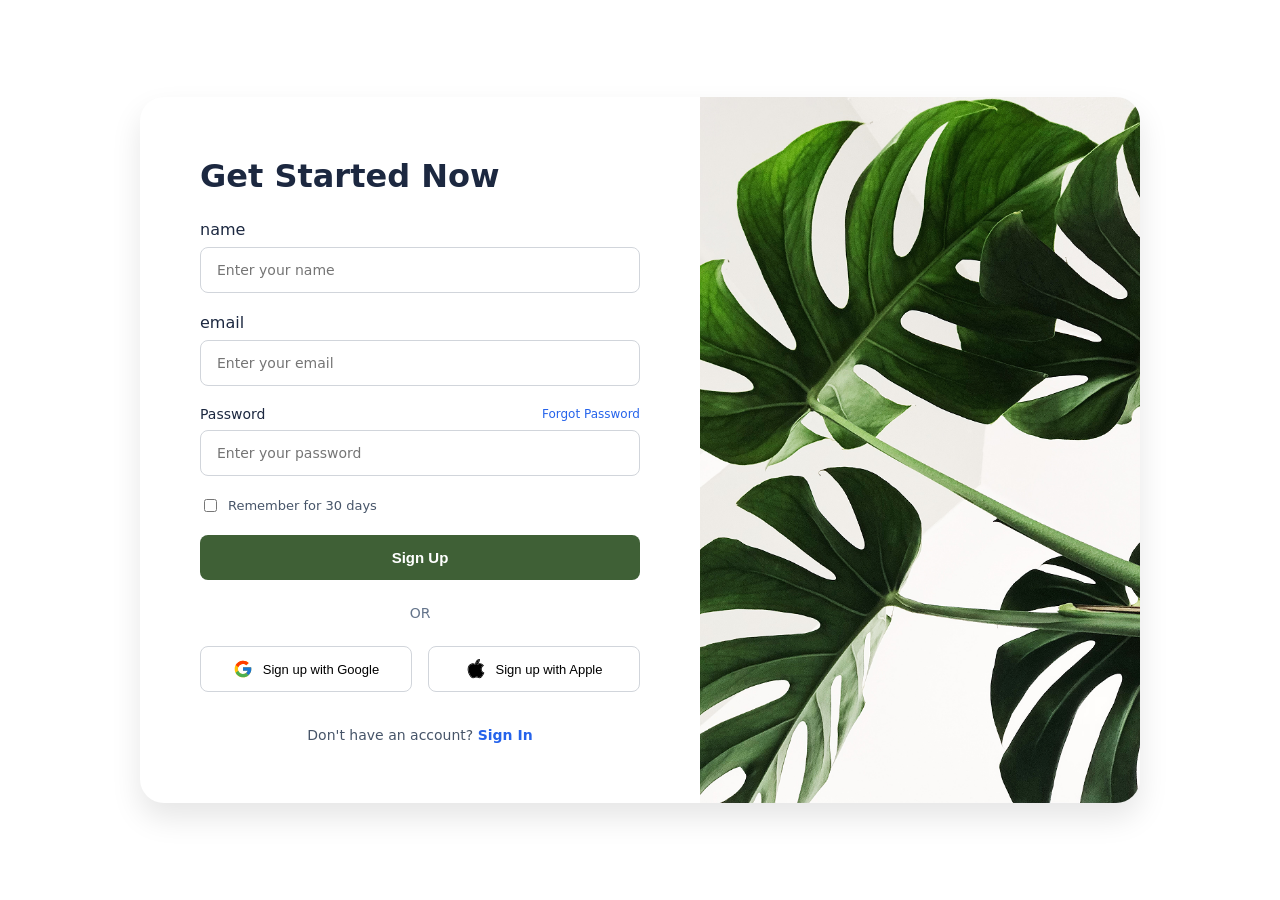
<file: figma_html/index.html>
<!doctype html>
<html lang="en">
  <head>
    <meta charset="UTF-8" />
    <meta name="viewport" content="width=device-width, initial-scale=1.0" />
    <title>Document</title>
    <link rel="stylesheet" href="styles.css" />
  </head>
  <body>
    <div class="signup">
      <div class="images-mobile">
        <img src="images/background_auth-mobile.png" alt="signup" />
      </div>
      <div class="content">
        <div class="title">Get Started Now</div>
        <div class="form">
          <div class="input-group">
            <div>name</div>
            <input type="text" placeholder="Enter your name" />
          </div>
          <div class="input-group">
            <div>email</div>
            <input type="text" placeholder="Enter your email" />
          </div>
          <div class="input-group">
            <div class="label-row">
              <div>password</div>
              <a href="#" class="forgot-pass">forgot password</a>
            </div>
            <input type="password" placeholder="Enter your password" />
          </div>
          <div class="checkbox-group">
            <input type="checkbox" id="terms" />
            <label for="terms">Remember for 30 days</label>
          </div>
          <div class="button-group">
            <button>sign up</button>
          </div>
          <div class="divider">or</div>

          <div class="social-login">
            <button class="btn-social">
              <img src="images/icon_google.svg" alt="google" />
              <span>Sign up with Google</span>
            </button>
            <button class="btn-social">
              <img src="images/icon_apple.svg" alt="apple" />
              <span>Sign up with Apple</span>
            </button>
          </div>

          <div class="footer-text">
            Don't have an account?
            <a href="login.html">Sign In</a>
          </div>
        </div>
      </div>
      <div class="images">
        <img src="images/background_auth.png" alt="signup" />
      </div>
    </div>
  </body>
</html>
</file>
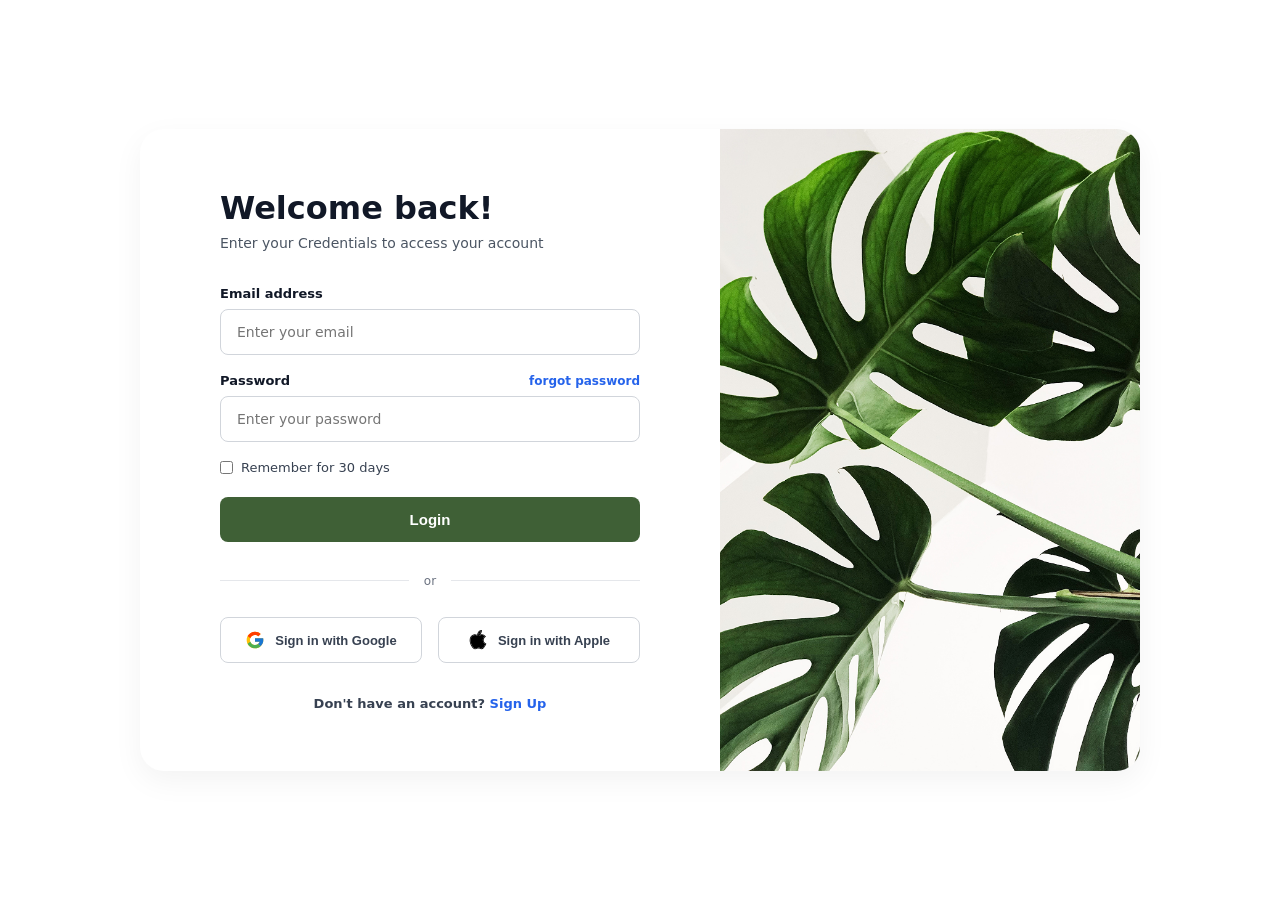
<file: figma_html/login.html>
<!doctype html>
<html lang="en">
  <head>
    <meta charset="UTF-8" />
    <meta name="viewport" content="width=device-width, initial-scale=1.0" />
    <title>Login</title>
    <link rel="stylesheet" href="styles-login.css" />
  </head>
  <body>
    <div class="login-container">
      <div class="images-mobile">
        <img src="images/background_auth-mobile.png" alt="signup" />
      </div>
      <div class="content">
        <div class="title">Welcome back!</div>
        <div class="subtitle">
          Enter your Credentials to access your account
        </div>
        <div class="form">
          <div class="input-group">
            <label>Email address</label>
            <input type="email" placeholder="Enter your email" />
          </div>
          <div class="input-group">
            <div class="label-row">
              <label>Password</label>
              <a href="#" class="forgot-pass">forgot password</a>
            </div>
            <input type="password" placeholder="Enter your password" />
          </div>
          <div class="checkbox-group">
            <input type="checkbox" id="remember" />
            <label for="remember">Remember for 30 days</label>
          </div>
          <div class="button-group">
            <button class="btn-login">Login</button>
          </div>
          <div class="divider">
            <span>or</span>
          </div>
          <div class="social-login">
            <button class="btn-social">
              <img src="images/icon_google.svg" alt="Google" />
              Sign in with Google
            </button>
            <button class="btn-social">
              <img src="images/icon_apple.svg" alt="Apple" />
              Sign in with Apple
            </button>
          </div>
          <div class="footer-text">
            Don't have an account? <a href="index.html">Sign Up</a>
          </div>
        </div>
      </div>
      <div class="images">
        <img src="images/background_auth.png" alt="Plant background" />
      </div>
    </div>
  </body>
</html>
</file>
<file: figma_html/styles.css>
body {
  margin: 0;
  color: #1c2840;
  font-family: system-ui, sans-serif;
  display: flex;
  justify-content: center;
  align-items: center;
  min-height: 100vh;
}
.signup {
  display: flex;
  background-color: white;
  width: 1000px;
  max-width: 100%;
  border-radius: 24px;
  overflow: hidden;
  box-shadow: 0 15px 30px rgba(0, 0, 0, 0.1);
}

.content {
  flex: 1;
  padding: 60px;
  display: flex;
  flex-direction: column;
  justify-content: center;
}

.images {
  flex: 1;
}

.images img {
  width: 100%;
  height: 100%;
  object-fit: cover;
}
.title {
  font-size: 32px;
  font-weight: 600;
  margin-bottom: 25px;
}

.form {
  display: flex;
  flex-direction: column;
  gap: 20px;
}

.input-group {
  display: flex;
  flex-direction: column;
  gap: 8px;
}
.input-group > div {
  display: flex;
  justify-content: space-between;
  align-items: center;
}
.label-row div {
  text-transform: capitalize;
  font-weight: 500;
  font-size: 14px;
}
.input-group input {
  width: 100%;
  padding: 14px 16px;
  border: 1px solid #d1d5db;
  border-radius: 8px;
  font-size: 14px;
  outline: none;
  box-sizing: border-box;
  transition: all 0.2s ease;
  font-family: inherit;
}
.input-group input:focus {
  border-color: #2563eb;
  box-shadow: 0 0 0 3px rgba(37, 99, 235, 0.15);
}
.checkbox-group {
  display: flex;
  align-items: center;
  gap: 8px;
  font-size: 13px;
  color: #475569;
}
.label-row {
  display: flex;
  justify-content: space-between;
  align-items: center;
}
.forgot-pass {
  font-size: 12px;
  text-decoration: none;
  font-weight: 500;
  color: #2563eb;
  text-transform: capitalize;
}
.button-group button {
  width: 100%;
  padding: 14px;
  background-color: #3f6036;
  color: white;
  border: none;
  border-radius: 8px;
  font-weight: 600;
  font-size: 15px;
  cursor: pointer;
  text-transform: capitalize;
  transition: all 0.2s ease;
}
.button-group button:hover {
  background-color: #2e4727;
  transform: translateY(-1px);
}
.divider {
  text-align: center;
  color: #64748b;
  font-size: 14px;
  margin: 5px 0;
  text-transform: uppercase;
}
.social-login {
  display: flex;
  gap: 16px;
}
.btn-social {
  flex: 1;
  padding: 12px;
  background-color: white;
  border: 1px solid #d1d5db;
  border-radius: 8px;
  font-weight: 500;
  font-size: 13px;
  cursor: pointer;
  display: flex;
  align-items: center;
  justify-content: center;
  gap: 10px;
  transition: all 0.2s ease;
}
.btn-social img {
  width: 20px;
  height: 20px;
}
.btn-social:hover {
  background-color: #f8fafc;
  border-color: #94a3b8;
}
.footer-text {
  text-align: center;
  font-size: 14px;
  color: #475569;
  margin-top: 15px;
}
.footer-text a {
  color: #2563eb;
  text-decoration: none;
  font-weight: 600;
}
a:hover {
  text-decoration: underline;
}
{
  box-sizing: border-box;
}
.images-mobile {
  display: none;
}
@media (max-width: 768px) {
  .social-login {
    flex-direction: column;
  }
  .images {
    display: none;
  }
  .content{
    padding: 20px;
  }
  .signup{
    flex-direction: column;
  }
  .images-mobile {
  display: block;
  }
}
</file>
<file: figma_html/styles-login.css>
* {
  box-sizing: border-box;
  margin: 0;
  padding: 0;
}

body {
  color: #111827;
  font-family:
    system-ui,
    -apple-system,
    sans-serif;
  display: flex;
  justify-content: center;
  align-items: center;
  min-height: 100vh;
}
.login-container {
  display: flex;
  background-color: #ffffff;
  width: 1000px;
  max-width: 100%;
  border-radius: 24px;
  box-shadow: 0 10px 30px rgba(0, 0, 0, 0.05);
  overflow: hidden;
}
.content {
  flex: 1;
  padding: 60px 80px;
  display: flex;
  flex-direction: column;
  justify-content: center;
}

.images {
  flex: 1;
}

.images img {
  width: 100%;
  height: 100%;
  object-fit: cover;
}
.title {
  font-size: 32px;
  font-weight: 700;
  margin-bottom: 8px;
}
.subtitle {
  font-size: 14px;
  color: #4b5563;
  margin-bottom: 35px;
}
.form {
  display: flex;
  flex-direction: column;
  gap: 18px;
}
.input-group label {
  display: block;
  font-size: 13px;
  font-weight: 600;
  margin-bottom: 8px;
}
.label-row {
  display: flex;
  justify-content: space-between;
  align-items: center;
  margin-bottom: 8px;
}
.label-row label {
  margin-bottom: 0;
}
.forgot-pass {
  font-size: 12px;
  color: #2563eb;
  text-decoration: none;
  font-weight: 600;
}
.forgot-pass:hover {
  text-decoration: underline;
}
.input-group input {
  width: 100%;
  padding: 14px 16px;
  border: 1px solid #d1d5db;
  border-radius: 8px;
  font-size: 14px;
  outline: none;
  font-family: inherit;
  transition: all 0.2s ease;
}
.input-group input:focus {
  border-color: #3f6036;
  box-shadow: 0 0 0 3px rgba(63, 96, 54, 0.1);
}
.checkbox-group {
  display: flex;
  align-items: center;
  gap: 8px;
  font-size: 13px;
  font-weight: 500;
  color: #374151;
  margin-bottom: 4px;
}
.btn-login {
  width: 100%;
  padding: 14px;
  background-color: #3f6036;
  color: white;
  border: none;
  border-radius: 8px;
  font-weight: 600;
  font-size: 15px;
  cursor: pointer;
  transition: all 0.2s ease;
}
.btn-login:hover {
  background-color: #2e4727;
  transform: translateY(-1px);
}
.divider {
  text-align: center;
  position: relative;
  margin: 10px 0;
}
.divider::before {
  content: "";
  position: absolute;
  top: 50%;
  left: 0;
  right: 0;
  height: 1px;
  background: #e5e7eb;
  z-index: 1;
}
.divider span {
  position: relative;
  background: #ffffff;
  padding: 0 15px;
  color: #6b7280;
  font-size: 12px;
  font-weight: 500;
  z-index: 2;
}
.social-login {
  display: flex;
  gap: 16px;
}
.btn-social {
  flex: 1;
  display: flex;
  align-items: center;
  justify-content: center;
  gap: 10px;
  padding: 12px;
  background-color: white;
  border: 1px solid #d1d5db;
  border-radius: 8px;
  font-weight: 600;
  font-size: 13px;
  color: #374151;
  cursor: pointer;
  transition: all 0.2s ease;
}
.btn-social img {
  width: 20px;
  height: 20px;
}
.btn-social:hover {
  background-color: #f8fafc;
}
.footer-text {
  text-align: center;
  font-size: 13px;
  margin-top: 15px;
  font-weight: 600;
  color: #374151;
}
.footer-text a {
  color: #2563eb;
  text-decoration: none;
}
.footer-text a:hover {
  text-decoration: underline;
}
{
  box-sizing: border-box;
}
.images-mobile {
  display: none;
}

@media (max-width: 768px) {
  .social-login {
    flex-direction: column;
  }
  .images {
    display: none;
  }
   .content{
    padding: 20px;
  }
  .login-container{
    flex-direction: column;
  }
  .images-mobile {
  display: block;
  }
}
</file>
